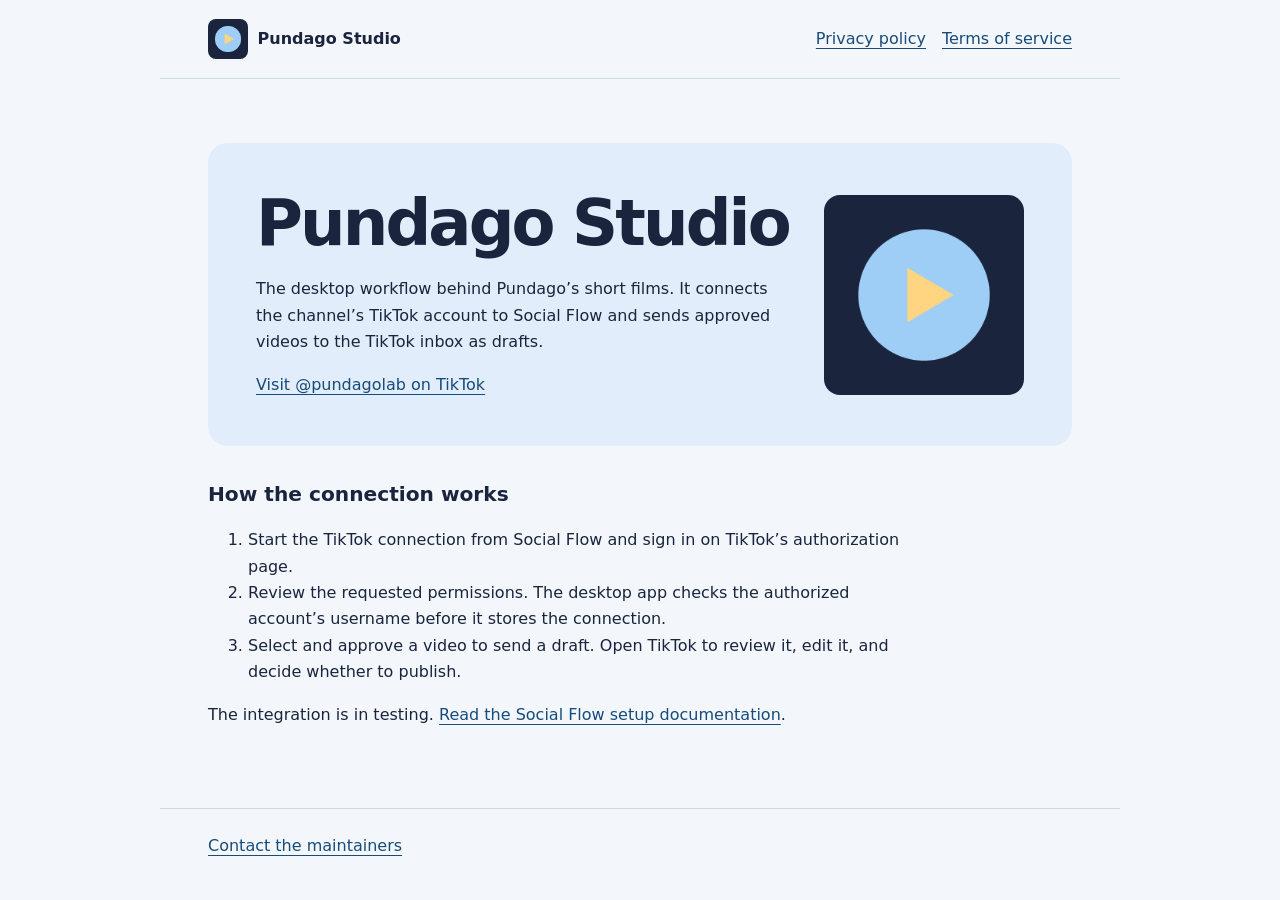
<file: index.html>
<!doctype html>
<html lang="en"><head><meta charset="utf-8"><meta name="viewport" content="width=device-width, initial-scale=1">
<title>Home | Pundago Studio</title><link rel="icon" href="icon.png"><link rel="stylesheet" href="styles.css"></head>
<body><header><a class="brand" href="./"><img src="icon.png" alt="" width="40" height="40">Pundago Studio</a>
<nav aria-label="Site"><a href="privacy.html">Privacy policy</a><a href="terms.html">Terms of service</a></nav></header>
<main><section class="intro"><div><h1>Pundago Studio</h1>
<p>The desktop workflow behind Pundago’s short films. It connects the channel’s TikTok account to Social Flow and sends approved videos to the TikTok inbox as drafts.</p>
<a href="https://www.tiktok.com/@pundagolab">Visit @pundagolab on TikTok</a></div><img src="icon.png" alt="" width="200" height="200"></section>
<section><h2>How the connection works</h2><ol>
<li>Start the TikTok connection from Social Flow and sign in on TikTok’s authorization page.</li>
<li>Review the requested permissions. The desktop app checks the authorized account’s username before it stores the connection.</li>
<li>Select and approve a video to send a draft. Open TikTok to review it, edit it, and decide whether to publish.</li>
</ol><p>The integration is in testing. <a href="https://github.com/ttalkkaklab/social-flow#tiktok-setup">Read the Social Flow setup documentation</a>.</p></section></main>
<footer><a href="https://github.com/ttalkkaklab/pundago-studio/issues/new">Contact the maintainers</a></footer></body></html>
</file>
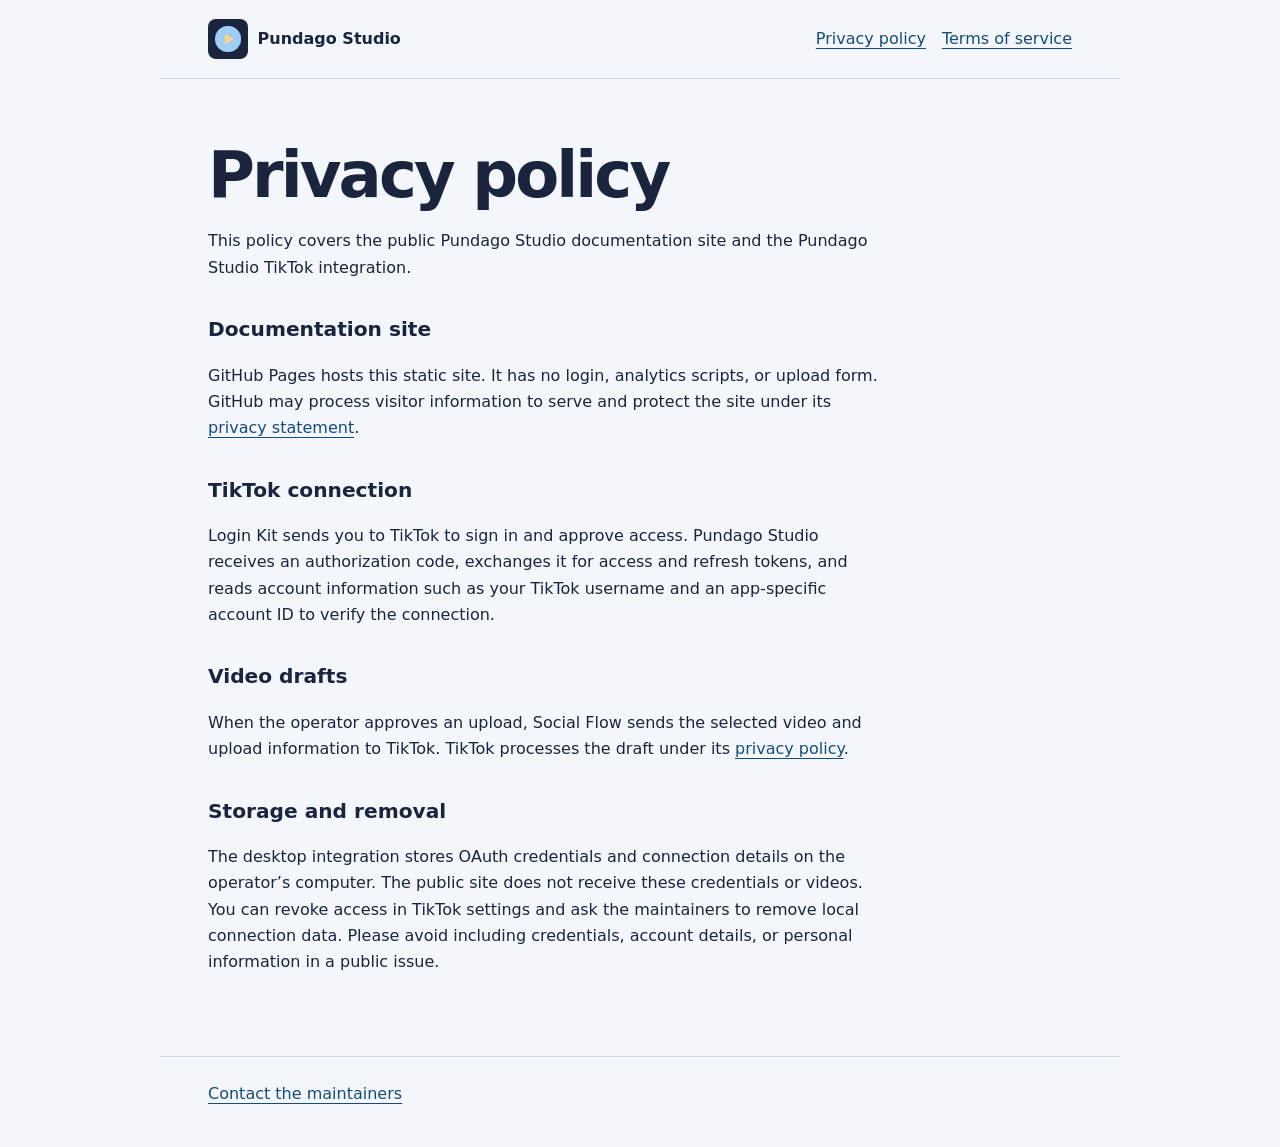
<file: privacy.html>
<!doctype html>
<html lang="en"><head><meta charset="utf-8"><meta name="viewport" content="width=device-width, initial-scale=1">
<title>Privacy policy | Pundago Studio</title><link rel="icon" href="icon.png"><link rel="stylesheet" href="styles.css"></head>
<body><header><a class="brand" href="./"><img src="icon.png" alt="" width="40" height="40">Pundago Studio</a>
<nav aria-label="Site"><a href="privacy.html">Privacy policy</a><a href="terms.html">Terms of service</a></nav></header>
<main><article><h1>Privacy policy</h1>
<p>This policy covers the public Pundago Studio documentation site and the Pundago Studio TikTok integration.</p>
<h2>Documentation site</h2><p>GitHub Pages hosts this static site. It has no login, analytics scripts, or upload form. GitHub may process visitor information to serve and protect the site under its <a href="https://docs.github.com/en/site-policy/privacy-policies/github-general-privacy-statement">privacy statement</a>.</p>
<h2>TikTok connection</h2><p>Login Kit sends you to TikTok to sign in and approve access. Pundago Studio receives an authorization code, exchanges it for access and refresh tokens, and reads account information such as your TikTok username and an app-specific account ID to verify the connection.</p>
<h2>Video drafts</h2><p>When the operator approves an upload, Social Flow sends the selected video and upload information to TikTok. TikTok processes the draft under its <a href="https://www.tiktok.com/legal/page/row/privacy-policy/en">privacy policy</a>.</p>
<h2>Storage and removal</h2><p>The desktop integration stores OAuth credentials and connection details on the operator’s computer. The public site does not receive these credentials or videos. You can revoke access in TikTok settings and ask the maintainers to remove local connection data. Please avoid including credentials, account details, or personal information in a public issue.</p></article></main>
<footer><a href="https://github.com/ttalkkaklab/pundago-studio/issues/new">Contact the maintainers</a></footer></body></html>
</file>
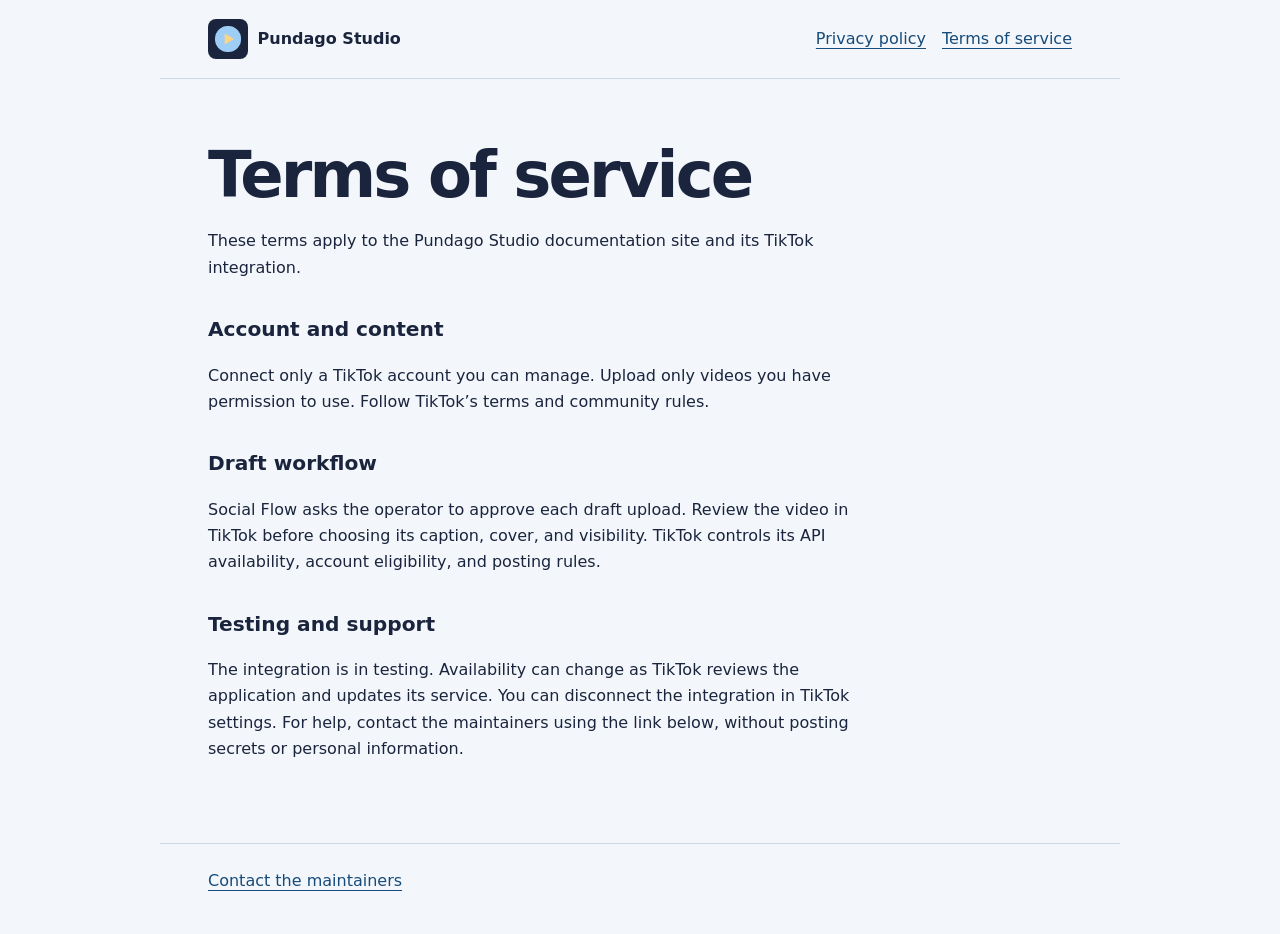
<file: terms.html>
<!doctype html>
<html lang="en"><head><meta charset="utf-8"><meta name="viewport" content="width=device-width, initial-scale=1">
<title>Terms of service | Pundago Studio</title><link rel="icon" href="icon.png"><link rel="stylesheet" href="styles.css"></head>
<body><header><a class="brand" href="./"><img src="icon.png" alt="" width="40" height="40">Pundago Studio</a>
<nav aria-label="Site"><a href="privacy.html">Privacy policy</a><a href="terms.html">Terms of service</a></nav></header>
<main><article><h1>Terms of service</h1>
<p>These terms apply to the Pundago Studio documentation site and its TikTok integration.</p>
<h2>Account and content</h2><p>Connect only a TikTok account you can manage. Upload only videos you have permission to use. Follow TikTok’s terms and community rules.</p>
<h2>Draft workflow</h2><p>Social Flow asks the operator to approve each draft upload. Review the video in TikTok before choosing its caption, cover, and visibility. TikTok controls its API availability, account eligibility, and posting rules.</p>
<h2>Testing and support</h2><p>The integration is in testing. Availability can change as TikTok reviews the application and updates its service. You can disconnect the integration in TikTok settings. For help, contact the maintainers using the link below, without posting secrets or personal information.</p></article></main>
<footer><a href="https://github.com/ttalkkaklab/pundago-studio/issues/new">Contact the maintainers</a></footer></body></html>
</file>
<file: styles.css>
:root{color-scheme:light;--ink:#1a253d;--link:#174b79;--paper:#f3f7fc;--line:#ccd8e5;--panel:#e1edfa}
*{box-sizing:border-box}body{margin:0;background:var(--paper);color:var(--ink);font:1rem/1.65 system-ui,sans-serif}header,main,footer{max-width:60rem;margin:auto;padding-inline:clamp(1.25rem,5vw,3rem)}header{display:flex;flex-wrap:wrap;align-items:center;justify-content:space-between;gap:1rem;padding-block:1.2rem;border-bottom:1px solid var(--line)}.brand{display:flex;align-items:center;gap:.6rem;color:var(--ink);font-weight:750;text-decoration:none}.brand img{border-radius:.5rem}nav{display:flex;gap:1rem;flex-wrap:wrap}a{color:var(--link);text-underline-offset:.22em}a:focus-visible{outline:3px solid var(--link);outline-offset:4px}main{padding-block:clamp(2rem,6vw,4rem)}.intro{display:flex;align-items:center;justify-content:space-between;gap:2rem;padding:clamp(1.25rem,5vw,3rem);background:var(--panel);border-radius:1.25rem}.intro img{max-width:32%;height:auto;border-radius:1rem}h1{font-size:clamp(2.15rem,6vw,4rem);line-height:1.03;letter-spacing:-.045em;margin:0 0 1.2rem}h2{font-size:1.26rem;margin:2rem 0 .4rem}p,li{max-width:66ch}footer{border-top:1px solid var(--line);padding-block:1.5rem 2.5rem}@media(max-width:34rem){.intro{display:block}.intro img{display:none}}
</file>
